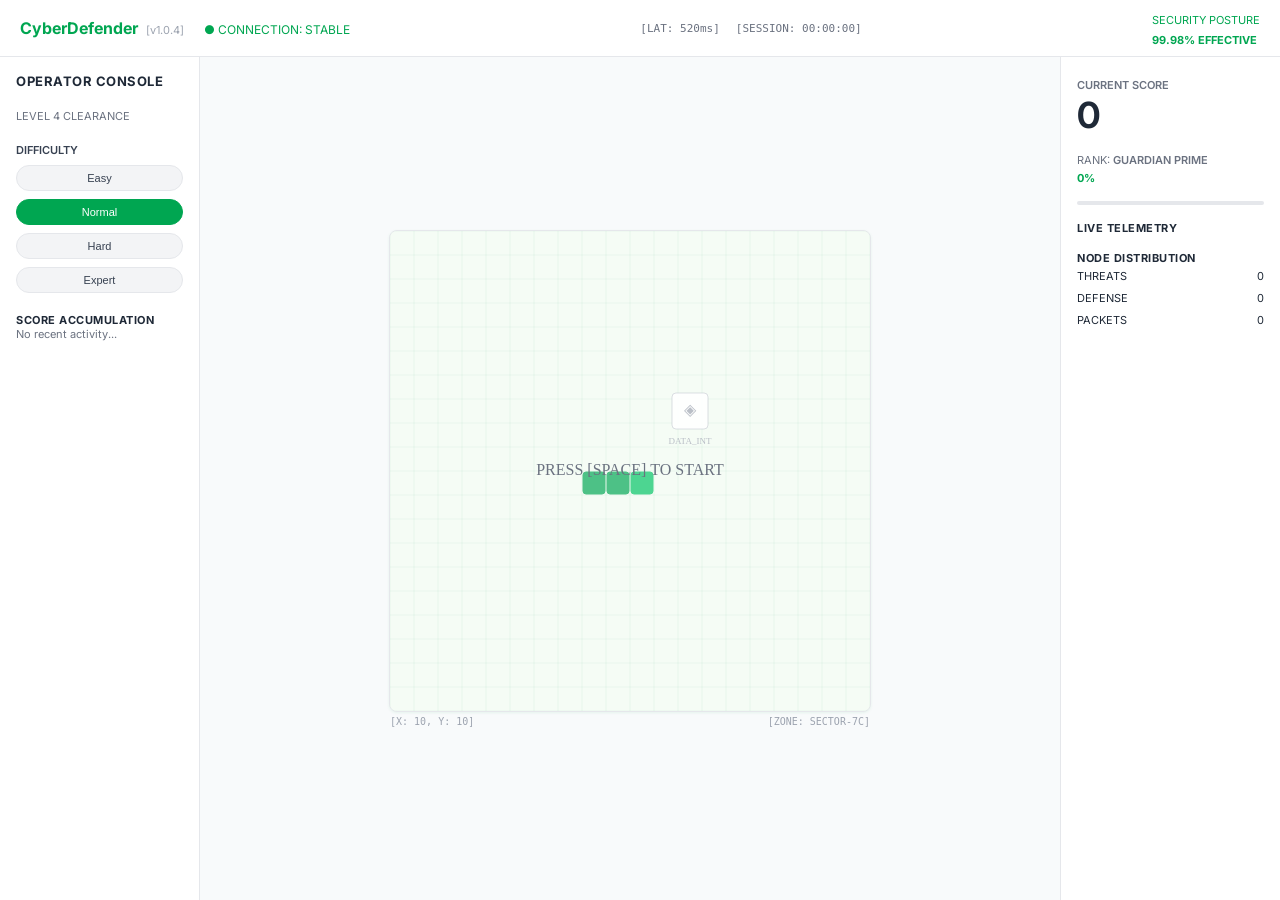
<file: mygame/index.html>
<!DOCTYPE html>
<html lang="en">
<head>
    <meta charset="UTF-8">
    <meta name="viewport" content="width=device-width, initial-scale=1.0">
    <title>CyberDefender</title>
    <link href="https://fonts.googleapis.com/css2?family=Inter:wght@400;600;700&display=swap" rel="stylesheet">
    <link rel="stylesheet" href="style.css">
</head>
<body>
    <!-- TOP NAV BAR -->
    <nav id="top-bar">
        <div class="nav-left">
            <span class="brand">CyberDefender</span>
            <span class="version">[v1.0.4]</span>
            <span class="connection-badge">● CONNECTION: STABLE</span>
        </div>
        <div class="nav-center">
            <span id="latency">[LAT: 520ms]</span>
            <span id="session-timer">[SESSION: 00:00:00]</span>
        </div>
        <div class="nav-right">
            <span id="security-posture">SECURITY POSTURE<br><strong>99.98% EFFECTIVE</strong></span>
        </div>
    </nav>

    <!-- MAIN LAYOUT -->
    <div id="dashboard">
        <!-- LEFT SIDEBAR -->
        <aside id="left-sidebar">
            <h3>OPERATOR CONSOLE</h3>
            <p>LEVEL 4 CLEARANCE</p>
            
            <div id="difficulty-section">
                <label>DIFFICULTY</label>
                <button class="diff-btn" data-speed="160">Easy</button>
                <button class="diff-btn active" data-speed="120">Normal</button>
                <button class="diff-btn" data-speed="80">Hard</button>
                <button class="diff-btn" data-speed="50">Expert</button>
            </div>
            
            <div id="score-accumulation">
                <h4>SCORE ACCUMULATION</h4>
                <div id="score-log">No recent activity...</div>
            </div>
            
            <div id="mobile-controls">
                <button class="ctrl-btn" data-dir="up">↑</button>
                <button class="ctrl-btn" data-dir="down">↓</button>
                <button class="ctrl-btn" data-dir="left">←</button>
                <button class="ctrl-btn" data-dir="right">→</button>
            </div>
        </aside>

        <!-- CENTER GAME CONTAINER -->
        <main id="game-container">
            <canvas id="gameCanvas" width="480" height="480"></canvas>
            <div id="canvas-footer">
                <span id="coordinates">[X: 0, Y: 0]</span>
                <span id="zone-label">[ZONE: SECTOR-7C]</span>
            </div>
        </main>

        <!-- RIGHT SIDEBAR -->
        <aside id="right-sidebar">
            <div id="score-section">
                <label>CURRENT SCORE</label>
                <div id="score-value">0</div>
            </div>
            
            <div id="rank-section">
                <p>RANK: <span id="rank-label">GUARDIAN PRIME</span></p>
                <span id="rank-percent">0%</span>
            </div>
            
            <div id="progress-section">
                <div id="progress-track">
                    <div id="progress-fill"></div>
                </div>
            </div>
            
            <div id="telemetry-section">
                <h4>LIVE TELEMETRY</h4>
                <div id="telemetry-log"></div>
            </div>
            
            <div id="node-distribution">
                <h4>NODE DISTRIBUTION</h4>
                <div class="stat-row">
                    <span>THREATS</span>
                    <span id="threats-count">0</span>
                </div>
                <div class="stat-row">
                    <span>DEFENSE</span>
                    <span id="defense-count">0</span>
                </div>
                <div class="stat-row">
                    <span>PACKETS</span>
                    <span id="packets-count">0</span>
                </div>
            </div>
        </aside>
    </div>

    <!-- OVERLAY -->
    <div id="lesson-overlay" class="hidden">
      <div id="lesson-card">
        <div id="card-timer-bar"></div>
        <div id="card-header">
          <div id="card-header-left">
            <span id="card-category">CATEGORY</span>
            <h2 id="card-title">Title</h2>
          </div>
          <div id="card-header-right">
            <span class="resume-label">RESUME IN</span>
            <span id="card-countdown">20s</span>
          </div>
        </div>
        <div id="card-body">
          <div id="card-threat" class="card-section">
            <div class="section-icon threat-icon">⚠</div>
            <div>
              <span class="section-label threat-label">THREAT: NAME</span>
              <p class="section-desc" id="threat-desc">Description</p>
            </div>
          </div>
          <div id="card-defense" class="card-section">
            <div class="section-icon defense-icon">🛡</div>
            <div>
              <span class="section-label defense-label">DEFENSE: NAME</span>
              <p class="section-desc" id="defense-desc">Description</p>
            </div>
          </div>
        </div>
        <div id="card-buttons">
          <button id="extend-btn" class="card-btn">+10S</button>
          <button id="continue-btn" class="card-btn primary">CONTINUE (+500 PTS) [SPACE]</button>
        </div>
      </div>
    </div>

    <script src="game.js" defer></script>
</body>
</html>
</file>
<file: mygame/style.css>
*, *::before, *::after {
    box-sizing: border-box;
    margin: 0;
    padding: 0;
}

body {
    font-family: "Inter", sans-serif;
    background: #f8fafb;
    color: #1f2937;
    min-height: 100vh;
    display: flex;
    flex-direction: column;
}

/* TOP BAR */
#top-bar {
    background: white;
    border-bottom: 1px solid #e5e7eb;
    padding: 8px 20px;
    display: flex;
    align-items: center;
    justify-content: space-between;
}

.brand {
    color: #00A651;
    font-weight: 700;
    font-size: 16px;
}

.version {
    color: #9ca3af;
    font-size: 11px;
    margin-left: 4px;
}

.connection-badge {
    color: #00A651;
    font-size: 12px;
    margin-left: 16px;
}

.nav-center {
    display: flex;
    gap: 16px;
}

#session-timer,
#latency {
    color: #6b7280;
    font-size: 11px;
    font-family: monospace;
}

#security-posture {
    text-align: right;
    font-size: 11px;
    color: #00A651;
}

/* DASHBOARD */
#dashboard {
    display: flex;
    flex: 1;
    overflow: hidden;
}

/* LEFT SIDEBAR */
#left-sidebar {
    width: 200px;
    min-width: 200px;
    background: white;
    border-right: 1px solid #e5e7eb;
    padding: 16px;
    display: flex;
    flex-direction: column;
    gap: 20px;
    overflow-y: auto;
}

#left-sidebar h3 {
    font-size: 13px;
    font-weight: 700;
    letter-spacing: 0.5px;
    color: #1f2937;
}

#left-sidebar p {
    font-size: 11px;
    color: #6b7280;
}

/* DIFFICULTY SECTION */
#difficulty-section {
    display: flex;
    flex-direction: column;
    gap: 8px;
}

#difficulty-section label {
    font-size: 11px;
    font-weight: 600;
    color: #374151;
}

.diff-btn {
    padding: 6px 14px;
    border-radius: 20px;
    border: 1px solid #e5e7eb;
    background: #f3f4f6;
    color: #374151;
    font-size: 11px;
    cursor: pointer;
    transition: all 0.2s;
}

.diff-btn:hover {
    background: #e5e7eb;
}

.diff-btn.active {
    background: #00A651;
    color: white;
    border-color: #00A651;
}

/* SCORE ACCUMULATION */
#score-accumulation h4 {
    font-size: 11px;
    font-weight: 700;
    letter-spacing: 0.5px;
    color: #1f2937;
}

#score-log {
    max-height: 150px;
    overflow-y: auto;
    font-size: 11px;
    color: #6b7280;
}

.score-entry {
    display: flex;
    justify-content: space-between;
    padding: 4px 0;
    border-bottom: 1px solid #f9fafb;
}

.event-score {
    font-weight: 700;
    font-size: 12px;
}

/* MOBILE CONTROLS */
#mobile-controls {
    margin-top: auto;
    display: none;
    grid-template-columns: repeat(3, 1fr);
    gap: 4px;
    max-width: 120px;
}

.ctrl-btn {
    width: 32px;
    height: 32px;
    border-radius: 6px;
    border: 1px solid #e5e7eb;
    background: #f9fafb;
    cursor: pointer;
    display: flex;
    align-items: center;
    justify-content: center;
    font-size: 14px;
    transition: all 0.2s;
}

.ctrl-btn:hover {
    background: #e5e7eb;
}

.ctrl-btn:active {
    background: #d1d5db;
}

/* GAME CONTAINER */
#game-container {
    flex: 1;
    display: flex;
    flex-direction: column;
    align-items: center;
    justify-content: center;
    padding: 20px;
    background: #f8fafb;
}

/* CANVAS */
#gameCanvas {
    border: 1px solid #e5e7eb;
    border-radius: 8px;
    box-shadow: 0 1px 3px rgba(0, 166, 81, 0.08);
    background: #f0faf0;
    max-width: 100%;
}

/* CANVAS FOOTER */
#canvas-footer {
    width: 480px;
    display: flex;
    justify-content: space-between;
    margin-top: 4px;
    font-size: 10px;
    color: #9ca3af;
    font-family: monospace;
}

/* RIGHT SIDEBAR */
#right-sidebar {
    width: 220px;
    min-width: 220px;
    background: white;
    border-left: 1px solid #e5e7eb;
    padding: 16px;
    display: flex;
    flex-direction: column;
    gap: 16px;
    overflow-y: auto;
}

#right-sidebar h4 {
    font-size: 11px;
    font-weight: 700;
    letter-spacing: 0.5px;
    color: #1f2937;
}

/* SCORE SECTION */
#score-section label {
    font-size: 11px;
    font-weight: 600;
    color: #6b7280;
}

#score-value {
    font-size: 36px;
    font-weight: 700;
    color: #1f2937;
}

/* RANK SECTION */
#rank-section {
    font-size: 11px;
    color: #6b7280;
}

#rank-section p {
    margin: 0;
}

#rank-label {
    font-weight: 600;
}

#rank-percent {
    color: #00A651;
    font-weight: 700;
    display: block;
    margin-top: 4px;
}

/* PROGRESS */
#progress-track {
    height: 4px;
    background: #e5e7eb;
    border-radius: 2px;
    overflow: hidden;
}

#progress-fill {
    height: 100%;
    background: #00A651;
    width: 0%;
    transition: width 0.3s;
}

/* TELEMETRY */
#telemetry-section h4 {
    font-size: 11px;
    font-weight: 700;
    letter-spacing: 0.5px;
    color: #1f2937;
}

#telemetry-log {
    max-height: 200px;
    overflow-y: auto;
    font-family: monospace;
    font-size: 11px;
}

.log-entry {
    padding: 6px 0;
    border-bottom: 1px solid #f3f4f6;
}

.log-time {
    color: #9ca3af;
    margin-right: 8px;
}

.log-success {
    color: #00A651;
    font-weight: 600;
}

.log-danger {
    color: #E31937;
    font-weight: 600;
}

/* NODE DISTRIBUTION */
#node-distribution h4 {
    font-size: 11px;
    font-weight: 700;
    letter-spacing: 0.5px;
    color: #1f2937;
}

.stat-row {
    display: flex;
    justify-content: space-between;
    font-size: 11px;
    padding: 4px 0;
}

/* LESSON OVERLAY */
#lesson-overlay {
    position: fixed;
    inset: 0;
    background: rgba(255, 255, 255, 0.6);
    backdrop-filter: blur(8px);
    display: flex;
    align-items: center;
    justify-content: center;
    z-index: 1000;
}

#lesson-overlay.hidden {
    display: none;
}

/* RESPONSIVE */
@media (max-width: 768px) {
    #left-sidebar,
    #right-sidebar {
        display: none;
    }

    #mobile-controls {
        display: grid;
    }

    #game-container {
        padding: 10px;
    }

    #gameCanvas {
        width: 100%;
        height: auto;
        max-width: 480px;
    }

    #canvas-footer {
        width: 100%;
        max-width: 480px;
    }
}

/* LESSON CARD OVERLAY */
#lesson-card {
    background: white;
    border-radius: 12px;
    max-width: 480px;
    width: 90%;
    padding: 0;
    box-shadow: 0 8px 32px rgba(0, 0, 0, 0.12);
    overflow: hidden;
    position: relative;
}

#card-timer-bar {
    height: 3px;
    background: #00A651;
    width: 100%;
    transition: width 0.1s linear;
    position: absolute;
    top: 0;
    left: 0;
}

#card-header {
    display: flex;
    justify-content: space-between;
    align-items: flex-start;
    padding: 20px 24px 12px;
}

#card-header-left {
    display: flex;
    flex-direction: column;
}

#card-header-right {
    display: flex;
    flex-direction: column;
    align-items: flex-end;
    gap: 4px;
}

#card-category {
    font-size: 10px;
    letter-spacing: 1px;
    color: #9ca3af;
    text-transform: uppercase;
    font-weight: 600;
}

#card-title {
    font-size: 20px;
    font-weight: 700;
    color: #1f2937;
    margin-top: 4px;
}

#card-countdown {
    font-size: 28px;
    font-weight: 700;
    color: #1f2937;
}

.resume-label {
    font-size: 10px;
    color: #9ca3af;
    letter-spacing: 0.5px;
}

#card-body {
    padding: 0 24px 16px;
}

.card-section {
    display: flex;
    gap: 12px;
    padding: 12px 0;
    align-items: flex-start;
}

.section-icon {
    width: 32px;
    height: 32px;
    border-radius: 6px;
    display: flex;
    align-items: center;
    justify-content: center;
    font-size: 16px;
    flex-shrink: 0;
}

.threat-icon {
    background: rgba(239, 68, 68, 0.1);
    color: #ef4444;
}

.defense-icon {
    background: rgba(0, 166, 81, 0.1);
    color: #00A651;
}

.section-label {
    font-size: 11px;
    font-weight: 700;
    letter-spacing: 0.5px;
    text-transform: uppercase;
}

.threat-label {
    color: #ef4444;
}

.defense-label {
    color: #00A651;
}

.section-desc {
    font-size: 13px;
    color: #4b5563;
    line-height: 1.5;
    margin: 0;
    margin-top: 4px;
}

#threat-desc {
    border-left: 2px solid #ef4444;
    padding-left: 10px;
}

#defense-desc {
    border-left: 2px solid #00A651;
    padding-left: 10px;
}

#card-buttons {
    display: flex;
    gap: 8px;
    padding: 16px 24px;
    border-top: 1px solid #f3f4f6;
}

.card-btn {
    flex: 1;
    padding: 10px;
    border-radius: 20px;
    border: none;
    cursor: pointer;
    font-size: 13px;
    font-weight: 600;
    transition: all 0.2s;
}

#extend-btn {
    background: #f3f4f6;
    color: #374151;
}

#extend-btn:hover {
    background: #e5e7eb;
}

#continue-btn {
    color: white;
    font-size: 14px;
}

#continue-btn.defense-btn {
    background: #00A651;
}

#continue-btn.defense-btn:hover {
    background: #00a34d;
}

#continue-btn.threat-btn {
    background: #E31937;
}

#continue-btn.threat-btn:hover {
    background: #d41130;
}
</file>
